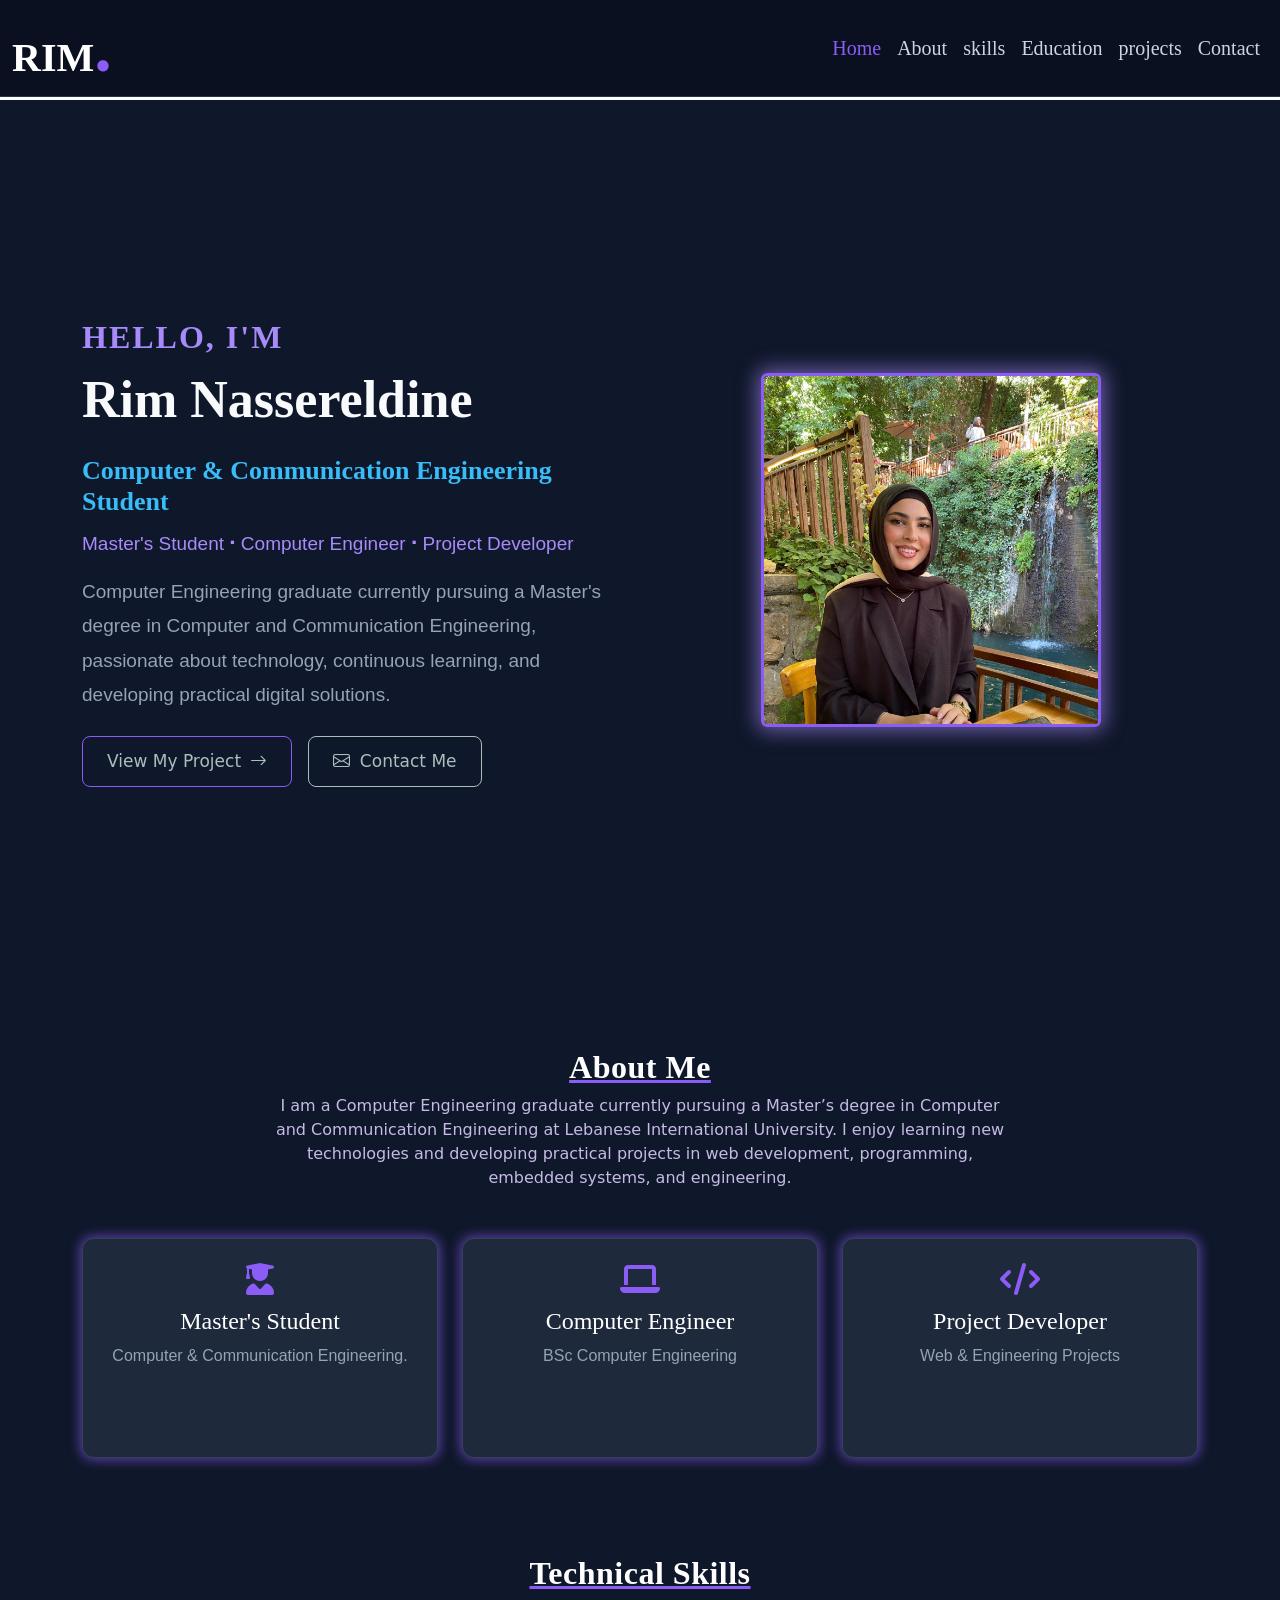
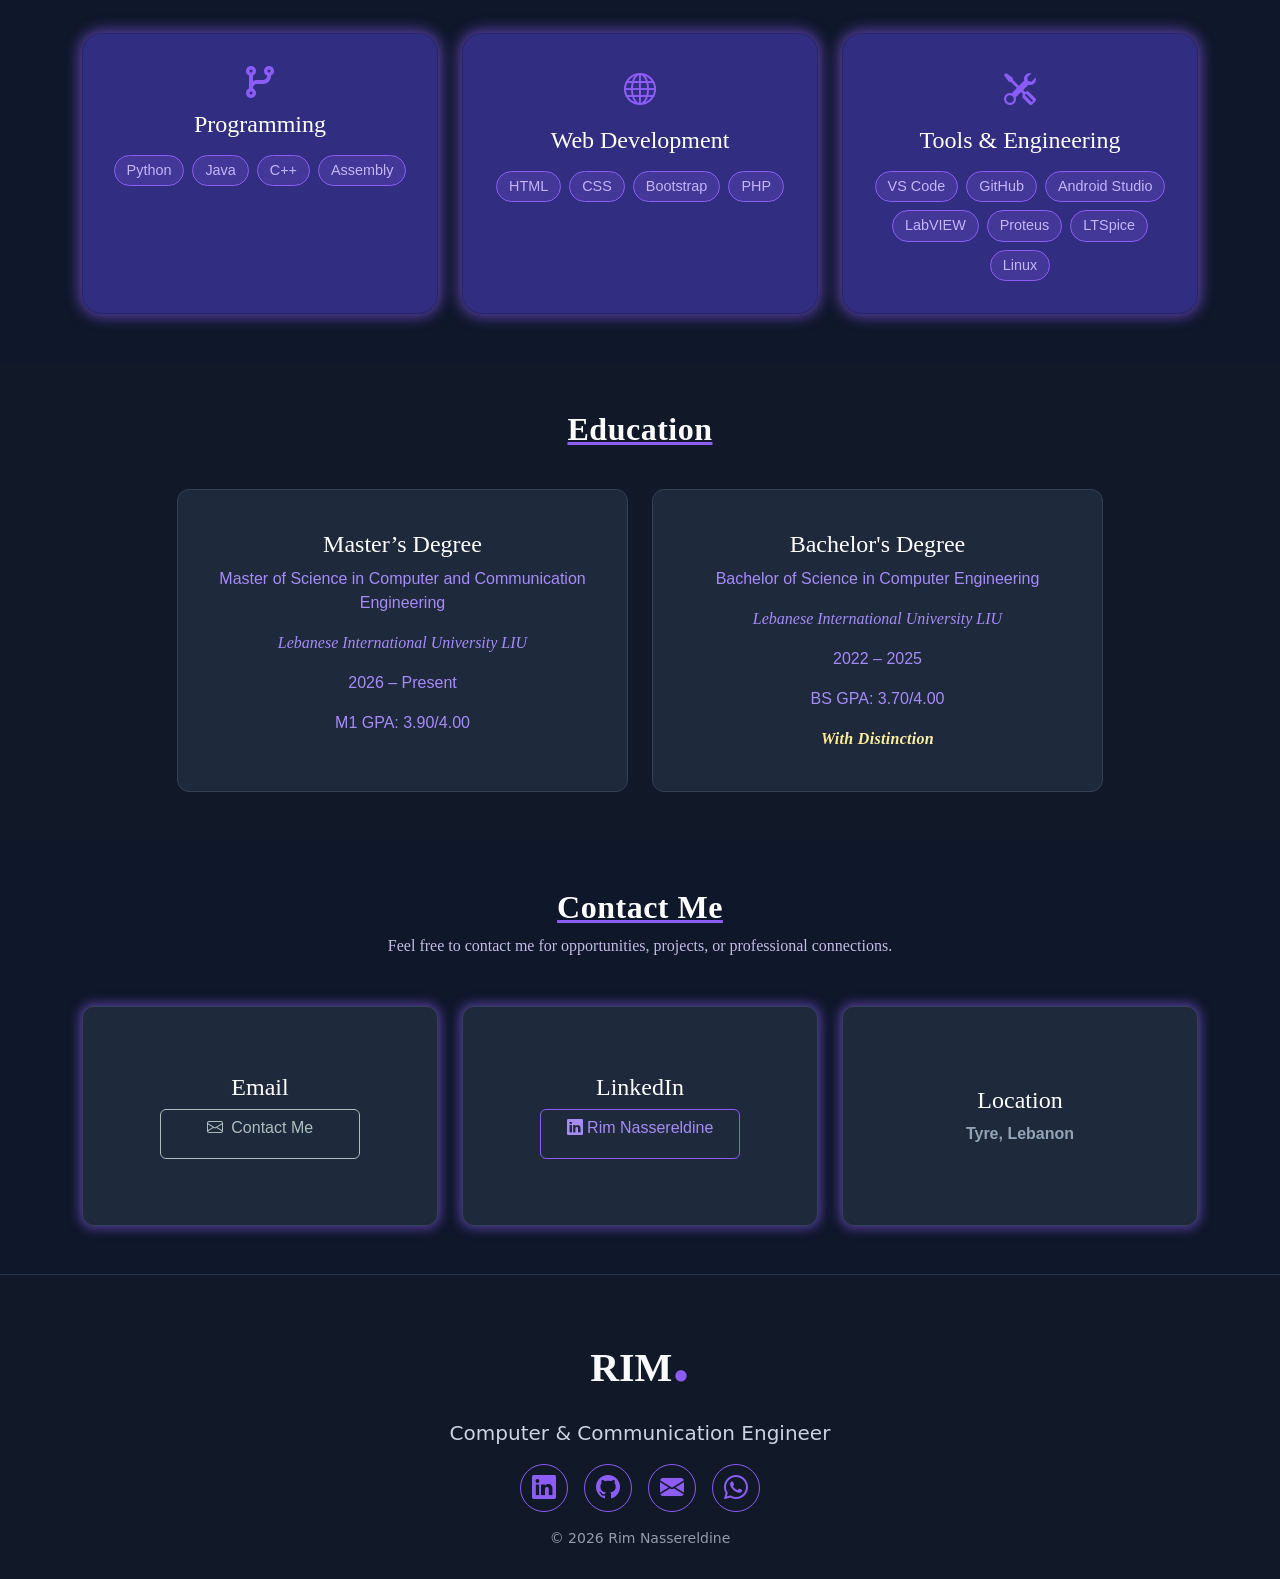
<file: index.html>
<!DOCTYPE html>
<html lang="en">
<head>
    <meta charset="UTF-8">
    <meta name="viewport" content="width=device-width, initial-scale=1.0">
    <title>portfolio home</title>
    <link href="style.css" rel="stylesheet">
    <link href="bootstrap.css" rel="stylesheet">
    <script src="java.js"></script>
    
    <link rel="stylesheet" href="https://cdnjs.cloudflare.com/ajax/libs/font-awesome/6.5.1/css/all.min.css">
    <link rel="stylesheet" href="https://cdn.jsdelivr.net/npm/bootstrap-icons@1.11.3/font/bootstrap-icons.css">
</head>
<body>
    <div id="home">
    <nav class="navbar navbar-expand-sm navbar-dark fixed-top">
  <div class="container-fluid">
    <a class="navbar-brand" href="index.html" style="font-size: 40px;">RIM<span id="dot">.</span></a>
    <button class="navbar-toggler" type="button" data-bs-toggle="collapse" data-bs-target="#collapsibleNavbar">
      <span class="navbar-toggler-icon"></span>
    </button>
    <div class="collapse navbar-collapse" id="collapsibleNavbar">
      <ul class="navbar-nav ms-auto">
        <li class="nav-item">
          <a class="nav-link active" href="#home">Home</a>
        </li>
        <li class="nav-item">
          <a class="nav-link" href="#about">About</a>
        </li>
        <li class="nav-item">
          <a class="nav-link" href="#skills">skills</a>
        </li>
         <li class="nav-item">
          <a class="nav-link" href="#edu">Education</a>
        </li>
         <li class="nav-item">
          <a class="nav-link" href="projects.html">projects</a>
        </li>
        
         <li class="nav-item">
          <a class="nav-link" href="#con">Contact</a>
        </li>
      </ul>
    </div>
  </div>
</nav>
    </div>


<section class="hero py-5">
  <div class="container">
    <div class="row align-items-center g-5">

  
      <div class="col-12 col-lg-6 left order-2 order-lg-1 text-center text-lg-start">

        <div class="hero-heading">
          <p id="heroleft">HELLO, I'M </p>
          <p id="name">Rim Nassereldine</p>
        </div>

        <div class="title">
          <h2 class="hero-subtitle">Computer & Communication Engineering Student</h2>

          <p class="hero-roles">
            Master's Student <span class="dot">·</span>
            Computer Engineer <span class="dot">·</span>
            Project Developer
          </p>

          <p class="hero-text">
            Computer Engineering graduate currently pursuing a Master's degree in
            Computer and Communication Engineering, passionate about technology,
            continuous learning, and developing practical digital solutions.
          </p>
        </div>

        <div class="d-flex flex-wrap gap-3 justify-content-center justify-content-lg-start mt-4">
          <a id="project" href="projects.html" class="btn btn-outline-warning">
            View My Project <i class="bi bi-arrow-right ms-1"></i>
          </a>
          <a id="contact" href="#contact" class="btn btn-outline-secondary">
            <i class="bi bi-envelope me-1"></i> Contact Me
          </a>
        </div>
      </div>

     
      <div class="col-12 col-lg-6 right order-1 order-lg-2 text-center text-lg-end">
        <img src="images/rim'sphoto.jpeg" class="rounded img-fluid" alt="rim's photo">
      </div>

    </div>
  </div>
</section>



<section id="about" class="about-section py-5" style="background-color: #0f172a;">
  <div class="container">

  
    <div class="row justify-content-center text-center">
      <div class="col-12 col-lg-8">
        <h1 id="aboutti">About Me</h1>
        <p class="about-text" style="color: #c5bbe4;">
          I am a Computer Engineering graduate currently pursuing a Master’s degree in
          Computer and Communication Engineering at Lebanese International University.
          I enjoy learning new technologies and developing practical projects in web
          development, programming, embedded systems, and engineering.
        </p>
      </div>
    </div>

  
    <div class="row g-4 mt-2 justify-content-center">
      <div class="col-12 col-md-6 col-lg-4">
        <div class="card h-100 text-center">
          <div class="card-body">
            <i class="fas fa-user-graduate card-icon"></i>
            <h4 class="card-title">Master's Student</h4>
            <p class="card-text">Computer & Communication Engineering.</p>
          </div>
        </div>
      </div>

      <div class="col-12 col-md-6 col-lg-4">
        <div class="card h-100 text-center">
          <div class="card-body">
            <i class="fas fa-laptop card-icon"></i>
            <h4 class="card-title">Computer Engineer</h4>
            <p class="card-text">BSc Computer Engineering</p>
          </div>
        </div>
      </div>

      <div class="col-12 col-md-6 col-lg-4">
        <div class="card h-100 text-center">
          <div class="card-body">
            <i class="fas fa-code card-icon"></i>
            <h4 class="card-title">Project Developer</h4>
            <p class="card-text">Web & Engineering Projects</p>
          </div>
        </div>
      </div>
    </div>

  </div>
</section>

<section id="skills" class="skills-section py-5">
  <div class="container">

    <div class="row justify-content-center text-center">
      <div class="col-12 col-lg-8">
        <h1 class="section-title" style="color: white;">Technical Skills</h1>
      </div>
    </div>

    <div class="row g-4 mt-2 justify-content-center">

      <div class="col-12 col-md-6 col-lg-4">
        <div class="card h-100 text-center">
          <div class="card-body">
            <i class="fas fa-code-branch card-icon"></i>
            <h4 class="card-title">Programming</h4>
            <div class="d-flex flex-wrap gap-2 justify-content-center">
              <span class="tech-badge">Python</span>
              <span class="tech-badge">Java</span>
              <span class="tech-badge">C++</span>
              <span class="tech-badge">Assembly</span>
            </div>
          </div>
        </div>
      </div>

      <div class="col-12 col-md-6 col-lg-4">
        <div class="card h-100 text-center">
          <div class="card-body">
            <i class="bi bi-globe card-icon"></i>
            <h4 class="card-title">Web Development</h4>
            <div class="d-flex flex-wrap gap-2 justify-content-center">
              <span class="tech-badge">HTML</span>
              <span class="tech-badge">CSS</span>
              <span class="tech-badge">Bootstrap</span>
              <span class="tech-badge">PHP</span>
            </div>
          </div>
        </div>
      </div>

      <div class="col-12 col-md-6 col-lg-4">
        <div class="card h-100 text-center">
          <div class="card-body">
            <i class="bi bi-tools card-icon"></i>
            <h4 class="card-title">Tools & Engineering</h4>
            <div class="d-flex flex-wrap gap-2 justify-content-center">
              <span class="tech-badge">VS Code</span>
              <span class="tech-badge">GitHub</span>
              <span class="tech-badge">Android Studio</span>
              <span class="tech-badge">LabVIEW</span>
              <span class="tech-badge">Proteus</span>
              <span class="tech-badge">LTSpice</span>
              <span class="tech-badge">Linux</span>
            </div>
          </div>
        </div>
      </div>

    </div>
  </div>
</section>
<section id="edu" class="edu-section py-5">
  <div class="container">

    <div class="row justify-content-center text-center">
      <div class="col-12 col-lg-8 reveal">
        <h1 class="section-title">Education</h1>
      </div>
    </div>

    <div class="row g-4 mt-2 justify-content-center">

      <div class="col-12 col-md-6 col-lg-5 reveal reveal-left">
        <div class="card h-100 text-center">
          <div class="card-body">
            <h4 class="card-title">Master’s Degree</h4>
            <p>Master of Science in Computer and Communication Engineering</p>
            <p class="school">Lebanese International University LIU</p>
            <p>2026 – Present</p>
            <p>M1 GPA: 3.90/4.00</p>
          </div>
        </div>
      </div>

      <div class="col-12 col-md-6 col-lg-5 reveal reveal-right">
        <div class="card h-100 text-center">
          <div class="card-body">
            <h4 class="card-title">Bachelor's Degree</h4>
            <p>Bachelor of Science in Computer Engineering</p>
            <p class="school">Lebanese International University LIU</p>
            <p>2022 – 2025</p>
            <p>BS GPA: 3.70/4.00</p>
            <p id="dis">With Distinction</p>
          </div>
        </div>
      </div>

    </div>
  </div>
</section>


<section id="con" class="about-section contact-section py-5">
  <div class="container">

    <div class="row justify-content-center text-center">
      <div class="col-12 col-lg-8">
        <h1 class="section-title">Contact Me</h1>
        <p class="about-text" style="color: #c5bbe4; font-family: 'Poppins';">
          Feel free to contact me for opportunities, projects, or professional connections.
        </p>
      </div>
    </div>

    <div class="row g-4 mt-2 justify-content-center">

      <div class="col-12 col-md-6 col-lg-4">
        <div class="card h-100 text-center">
          <div class="card-body">
            <h4 class="card-title">Email</h4>
            <a class="btn btn-outline-secondary contact-btn"
               href="https://mail.google.com/mail/?view=cm&fs=1&to=rimnasseraldine5@gmail.com&su=Let's%20Connect&body=Hi%20Rim%2C%20I%20saw%20your%20portfolio%20and%20wanted%20to%20reach%20out."
               target="_blank" rel="noopener noreferrer">
              <i class="bi bi-envelope me-1"></i> Contact Me
            </a>
          </div>
        </div>
      </div>

      <div class="col-12 col-md-6 col-lg-4">
        <div class="card h-100 text-center">
          <div class="card-body">
            
            <h4 class="card-title">LinkedIn</h4>
            <a id="linkedin" class="btn contact-btn"
               href="https://www.linkedin.com/in/rim-nassereldine-6150bb34a"
               target="_blank" rel="noopener noreferrer">
              <i class="bi bi-linkedin"></i>

              Rim Nassereldine
            </a>
          </div>
        </div>
      </div>

      <div class="col-12 col-md-6 col-lg-4">
        <div class="card h-100 text-center">
          <div class="card-body">
            <h4 class="card-title">Location</h4>
            <p class="card-text fw-bold mb-0">Tyre, Lebanon</p>
          </div>
        </div>
      </div>

    </div>
  </div>
</section>


<footer class="footer" style="background-color:#111827;">
  <div class="container-fluid">
    <div class="row justify-content-center align-items-center text-center">
      <div class="col-12">

        <a class="footer-brand" href="index.html" style="font-size: 40px; text-decoration: none;">
          RIM<span id="dot">.</span>
        </a>

        <p class="mt-2 mb-3">Computer & Communication Engineer</p>

        <div class="social-icons d-flex justify-content-center gap-3 mb-3">

          <a href="https://www.linkedin.com/in/rim-nassereldine-6150bb34a" target="_blank" rel="noopener noreferrer" class="social-icon">
            <i class="bi bi-linkedin"></i>
          </a>

          <a href="https://github.com/Rimnassereldine" target="_blank" rel="noopener noreferrer" class="social-icon">
            <i class="bi bi-github"></i>
          </a>

          <a href="https://mail.google.com/mail/?view=cm&fs=1&to=rimnasseraldine5@gmail.com&su=Let's%20Connect" target="_blank" rel="noopener noreferrer" class="social-icon">
            <i class="bi bi-envelope-fill"></i>
          </a>

          <a href="https://wa.me/96181924161" target="_blank" rel="noopener noreferrer" class="social-icon">
            <i class="bi bi-whatsapp"></i>
          </a>

        </div>

        <p class="mb-0" style="opacity: 0.7; font-size: 14px;">&copy; 2026 Rim Nassereldine</p>

      </div>
    </div>
  </div>
</footer>


</body>
<script>
  const observer = new IntersectionObserver((entries) => {
    entries.forEach(entry => {
      if (entry.isIntersecting) {
        entry.target.classList.add('show');
        observer.unobserve(entry.target); // animate once only
      }
    });
  }, { threshold: 0.2 }); // triggers when 20% of the element is visible

  document.querySelectorAll('.reveal').forEach(el => observer.observe(el));
</script>
</html>
</file>
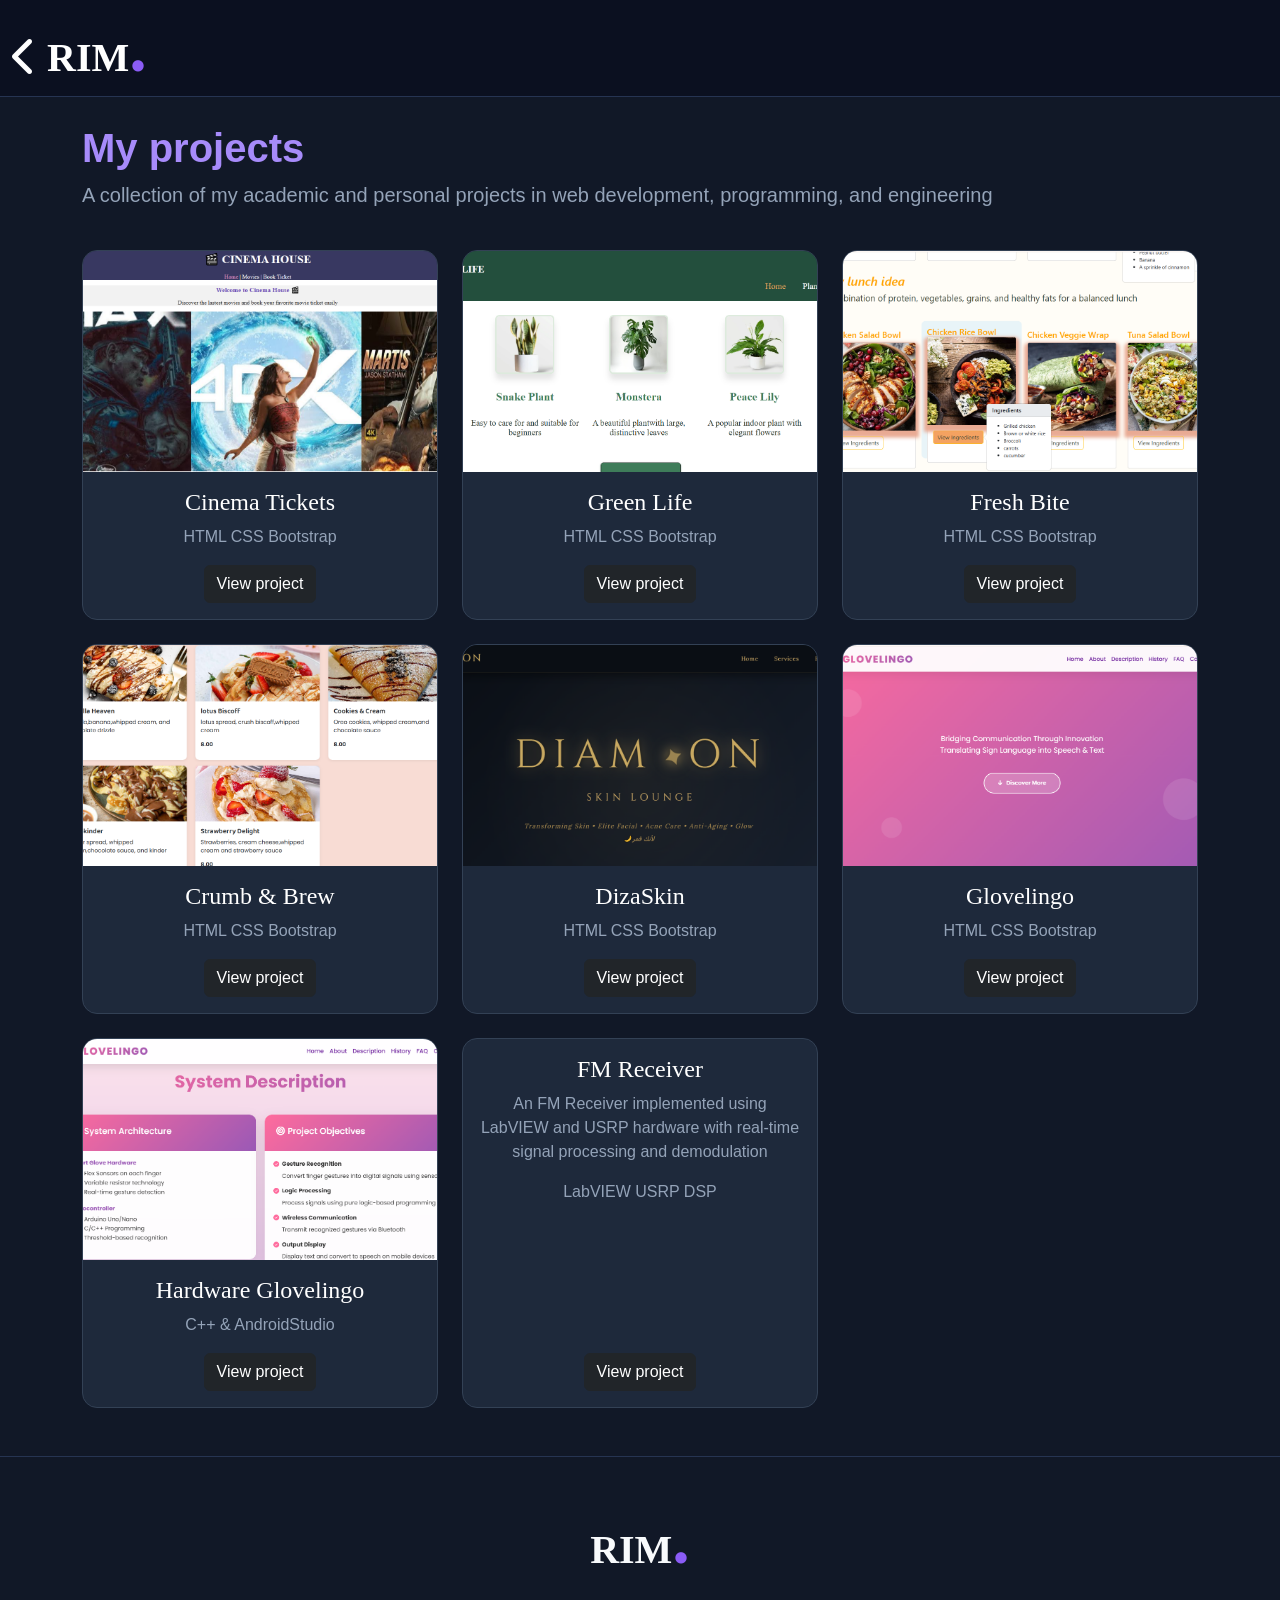
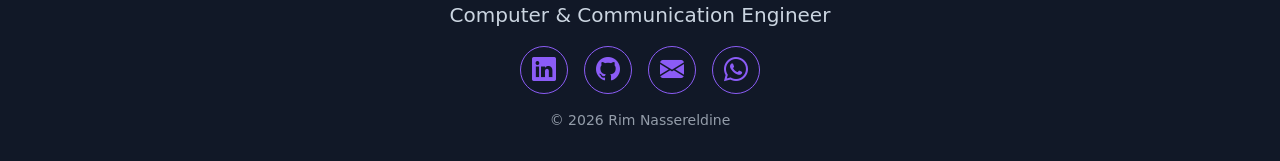
<file: projects.html>
<!DOCTYPE html>
<html lang="en">
<head>
    <meta charset="UTF-8">
    <meta name="viewport" content="width=device-width, initial-scale=1.0">
    <title>projects</title>
     <link href="style.css" rel="stylesheet">
    <link href="bootstrap.css" rel="stylesheet">
    <script src="java.js"></script>
    
    <link rel="stylesheet" href="https://cdnjs.cloudflare.com/ajax/libs/font-awesome/6.5.1/css/all.min.css">
    <link rel="stylesheet" href="https://cdn.jsdelivr.net/npm/bootstrap-icons@1.11.3/font/bootstrap-icons.css">
</head>
<body  style="background-color:#111827;">


   <nav class="navbar navbar-expand-sm navbar-dark fixed-top">
  <div class="container-fluid">
    <a class="navbar-brand" href="index.html" style="font-size: 40px; font-family: 'Poppins';">
      <i class="fas fa-chevron-left"></i>
      RIM<span id="dot">.</span>
    </a>
  </div>
</nav>


<div class="container top py-4">
    <h1>My projects</h1>
    <p>A collection of my academic and personal projects in web development, programming, and engineering</p>
</div>


<div class="container-fluid pro pb-5">
  <div class="container">
    <div class="row row-cols-1 row-cols-sm-2 row-cols-lg-3 g-4">

      <div class="col">
        <div class="card h-100">
          <img class="card-img-top" src="images/cin1.png" alt="Cinema Tickets">
          <div class="card-body">
            <h4 class="card-title">Cinema Tickets</h4>
            <p class="card-text">HTML CSS Bootstrap</p>
            <a href="https://github.com/Rimnassereldine/cinema-tickets" target="_blank" rel="noopener noreferrer" class="btn btn-dark mt-auto">View project</a>
          </div>
        </div>
      </div>

      <div class="col">
        <div class="card h-100">
          <img class="card-img-top" src="images/image.png" alt="Green Life">
          <div class="card-body">
            <h4 class="card-title">Green Life</h4>
            <p class="card-text">HTML CSS Bootstrap</p>
            <a href="https://github.com/Rimnassereldine/Green-Life" target="_blank" rel="noopener noreferrer" class="btn btn-dark mt-auto">View project</a>
          </div>
        </div>
      </div>

      <div class="col">
        <div class="card h-100">
          <img class="card-img-top" src="images/f5.png" alt="Fresh Bite">
          <div class="card-body">
            <h4 class="card-title">Fresh Bite</h4>
            <p class="card-text">HTML CSS Bootstrap</p>
            <a href="https://github.com/Rimnassereldine/Fresh-Bites" target="_blank" rel="noopener noreferrer" class="btn btn-dark mt-auto">View project</a>
          </div>
        </div>
      </div>

      <div class="col">
        <div class="card h-100">
          <img class="card-img-top" src="images/m11.png" alt="Crumb & Brew">
          <div class="card-body">
            <h4 class="card-title">Crumb &amp; Brew</h4>
            <p class="card-text">HTML CSS Bootstrap</p>
            <a href="https://github.com/Rimnassereldine/crumb-and-brew" target="_blank" rel="noopener noreferrer" class="btn btn-dark mt-auto">View project</a>
          </div>
        </div>
      </div>

      <div class="col">
        <div class="card h-100">
          <img class="card-img-top" src="images/d1.png" alt="DizaSkin">
          <div class="card-body">
            <h4 class="card-title">DizaSkin</h4>
            <p class="card-text">HTML CSS Bootstrap</p>
            <a href="https://github.com/Rimnassereldine/diaamoon" target="_blank" rel="noopener noreferrer" class="btn btn-dark mt-auto">View project</a>
          </div>
        </div>
      </div>

      <div class="col">
        <div class="card h-100">
          <img class="card-img-top" src="images/g11.png" alt="Glovelingo">
          <div class="card-body">
            <h4 class="card-title">Glovelingo</h4>
            <p class="card-text">HTML CSS Bootstrap</p>
            <a href="https://github.com/yourusername/yourrepo" target="_blank" rel="noopener noreferrer" class="btn btn-dark mt-auto">View project</a>
          </div>
        </div>
      </div>

      <div class="col">
        <div class="card h-100">
          <img class="card-img-top" src="images/1111.png" alt="Hardware Glovelingo">
          <div class="card-body">
            <h4 class="card-title">Hardware Glovelingo</h4>
            <p class="card-text">C++ &amp; AndroidStudio</p>
            <a href="https://github.com/rimybagh/Glovelingo-Hardware" target="_blank" rel="noopener noreferrer" class="btn btn-dark mt-auto">View project</a>
          </div>
        </div>
      </div>

      <div class="col">
        <div class="card h-100">
          <div class="card-body">
            <h4 class="card-title">FM Receiver</h4>
            <p class="card-text">An FM Receiver implemented using LabVIEW and USRP hardware with real-time signal processing and demodulation</p>
            <p class="card-text">LabVIEW USRP DSP</p>
            <a href="https://github.com/yourusername/yourrepo" target="_blank" rel="noopener noreferrer" class="btn btn-dark mt-auto">View project</a>
          </div>
        </div>
      </div>

    </div>
  </div>
</div>


<footer class="footer" style="background-color:#111827;">
  <div class="container-fluid">
    <div class="row justify-content-center align-items-center text-center">
      <div class="col-12">

        <a class="footer-brand" href="index.html" style="font-size: 40px; text-decoration: none;">
          RIM<span id="dot">.</span>
        </a>

        <p class="mt-2 mb-3">Computer & Communication Engineer</p>

        <div class="social-icons d-flex justify-content-center gap-3 mb-3">

          <a href="https://www.linkedin.com/in/rim-nassereldine-6150bb34a" target="_blank" rel="noopener noreferrer" class="social-icon">
            <i class="bi bi-linkedin"></i>
          </a>

          <a href="https://github.com/Rimnassereldine" target="_blank" rel="noopener noreferrer" class="social-icon">
            <i class="bi bi-github"></i>
          </a>

          <a href="https://mail.google.com/mail/?view=cm&fs=1&to=rimnasseraldine5@gmail.com&su=Let's%20Connect" target="_blank" rel="noopener noreferrer" class="social-icon">
            <i class="bi bi-envelope-fill"></i>
          </a>

          <a href="https://wa.me/96181924161" target="_blank" rel="noopener noreferrer" class="social-icon">
            <i class="bi bi-whatsapp"></i>
          </a>

        </div>

        <p class="mb-0" style="opacity: 0.7; font-size: 14px;">&copy; 2026 Rim Nassereldine</p>

      </div>
    </div>
  </div>
</footer>

</body>
</html>
</file>
<file: style.css>
body{
    margin: 0;
    overflow-x: hidden;
    margin: 0;
     padding-top: 100px
   
   
   
}

.navbar {
    background-color: #0B1020;
    border-bottom: 1px solid #263452;
    min-height: 80px;
    z-index: 1000;
  
}

.navbar-brand {
    font-family: 'Poppins';
    font-weight: bold;
    font-size: clamp(2rem, 8vw, 3.125rem);
    color: #f8fafc;
    line-height: 1;
}

#dot {
    color: #8b5cf6;
    font-size: clamp(2.5rem, 10vw, 4.375rem);
}

.nav-item .nav-link {
    color: #cbd5e1;
    font-size: 1.25rem;
    font-family: 'Poppins';
    text-align: center;
}

.nav-item .nav-link:hover {
    color: #A78BFA;
    transition: 0.3s;
}

.navbar-nav .nav-item .nav-link.active {
    color: #8b5cf6;
}


@media (max-width: 575.98px) {
    .navbar .navbar-collapse {
        background-color: #0B1020;
        padding: 0.5rem 0 1rem;
    }
}


@media (min-width: 576px) {
    .nav-item .nav-link {
        text-align: right;
    }
    .navbar-nav {
        padding-left: 10px;
    }
}
.hero {
    background-color: #0f172a;
    min-height: 100vh;
    display: flex;
    align-items: center;
    padding-top: 120px;
    padding-bottom: 3.5rem;
    overflow-x: clip;
}


.hero > .container {
    width: 100%;
}


@keyframes fadeIn {
    from { opacity: 0; transform: translateY(-10px); }
    to   { opacity: 1; transform: translateY(0); }
}

@keyframes slideUp {
    from { opacity: 0; transform: translateY(30px); }
    to   { opacity: 1; transform: translateY(0); }
}

@keyframes slideFromRight {
    from { opacity: 0; transform: translateX(100px); }
    to   { opacity: 1; transform: translateX(0); }
}


.hero-heading p {
    margin-bottom: 0;
}

#heroleft {
    color: #A78BFA;
    font-family: 'Poppins';
    font-weight: bold;
    font-size: clamp(1.4rem, 5vw, 2rem);
    letter-spacing: 2px;
    animation: fadeIn 1.5s ease-in forwards;
}

#name {
    color: #f8fafc;
    font-family: 'Poppins';
    font-weight: bold;
    font-size: clamp(2rem, 8vw, 3.25rem);
    overflow-wrap: break-word;
    animation: slideUp 1s ease-out forwards;
}


.title h2 {
    color: #38bdf8;
    font-family: 'Poppins';
    font-weight: bold;
    font-size: clamp(1.1rem, 4vw, 1.625rem);
    margin-top: 1rem;
    animation: fadeIn 1s ease-in forwards;
}

.title p {
    font-size: clamp(1rem, 2.5vw, 1.1875rem);
    font-family: Arial, Helvetica, sans-serif;
    overflow-wrap: break-word;
    animation: fadeIn 1s ease-in forwards;
}

.hero-roles {
    color: #a78bfa;
}

.hero-roles .dot {
    font-weight: bolder;
    font-size: larger;
}

.hero-text {
    color: #94a3b8;
    line-height: 1.8;
    max-width: 600px;
    margin-inline: auto;    
}

@media (min-width: 992px) {
    .hero-text {
        margin-inline: 0;    
    }
}


#project {
    background-color: transparent;
    min-height: 50px;
    padding: 12px 24px;
    border-radius: 8px;
    transition: translate 0.3s, background-color 0.3s;
    font-size: 17px;
    --bs-btn-focus-shadow-rgb: 139, 92, 246;
    color: #acbebc;
    animation: fadeIn 1.5s ease-in forwards;
}

#project:hover {
    background-color: #8b5cf6;
    color: #fff;
    translate: 0 -2px;
}

#contact {
    border: 1px solid;
    min-height: 50px;
    padding: 12px 24px;
    border-radius: 8px;
    transition: translate 0.3s;
    font-size: 17px;
    animation: fadeIn 1.5s ease-in forwards;
}

#contact:hover {
    translate: 0 -2px;
}


.hero .right {
    display: flex;
    justify-content: center;
    align-items: center;
}

.hero .right img {
    width: 340px;
    max-width: 100%;
    height: auto;
    border: 3px solid #8b5cf6;
    border-radius: 24px;
    box-shadow: 0 0 20px 4px rgba(167, 139, 250, 0.6);
    animation: slideFromRight 0.7s ease-out forwards;
}


#aboutti,
.section-title {
    color: white;
    font-size: clamp(1.6rem, 5vw, 2rem);
    font-family: 'Poppins';
    font-weight: bold;
    text-decoration-line: underline;
    text-decoration-color: #8b5cf6;
    letter-spacing: 0.5px;
}

.about-section .card {
    background-color: #1e293b;
    border: 1px solid #334155;
    border-radius: 12px;
    box-shadow: 0 0 12px 2px rgba(139, 92, 246, 0.6);
    font-family: Arial, Helvetica, sans-serif;
    min-height: 220px;

    display: flex;
    flex-direction: column;
    justify-content: center;

    transition: transform 0.3s;
}

.about-section .card:hover {
    transform: translateY(-5px);
}

.about-section .card-body {
    color: #94a3b8;
    padding: 1.5rem;
    overflow-wrap: break-word;
}

.about-section .card-title {
    color: white;
    font-family: 'Poppins';
}

.about-section .card-icon {
    color: #8b5cf6;
    font-size: 2rem;
    margin-bottom: 0.75rem;
}
.skills-section {
    background-color: #0f172a;
    scroll-margin-top: 100px; }

.skills-section .card {
    background-color: #312e81;
    color: #C4B5FD;
    border-radius: 20px;
    box-shadow: 0 0 14px 3px rgba(139, 92, 246, 0.6);
    min-height: 220px;

    display: flex;
    flex-direction: column;
    justify-content: center;

    transition: transform 0.3s;
}

.skills-section .card:hover {
    transform: translateY(-5px);
}

.skills-section .card-body {
    padding: 2rem 1rem;
}

.skills-section .card-title {
    color: white;
    font-family: 'Poppins';
    margin-bottom: 1rem;
}

.skills-section .card-icon {
    color: #8b5cf6;
    font-size: 2rem;
    margin-bottom: 0.75rem;
    display: inline-block;
}

.tech-badge {
    background-color: rgba(139, 92, 246, 0.2);
    border: 1px solid #8b5cf6;
    color: #C4B5FD;
    padding: 4px 12px;
    border-radius: 999px;
    font-size: 0.9rem;
    font-family: Arial, Helvetica, sans-serif;
}

.edu-section {
    background-color: #111827;
    scroll-margin-top: 100px;
}
.edu-section .card {
    background-color: #1e293b;
    border: 1px solid #334155;
    border-radius: 12px;
    color: #a78bfa;
    font-family: 'Trebuchet MS', Verdana, sans-serif;
}

.edu-section .card-body {
    padding: 2.5rem 1rem;
    overflow-wrap: break-word;
}

.edu-section .card-title {
    color: white;
    font-family: 'Poppins';
}

.edu-section .school {
    font-style: italic;
    font-family: 'Poppins';
}
.edu-section .reveal {
    opacity: 0;
    transform: translateY(30px);
    transition: opacity 0.8s ease-out, transform 0.8s ease-out;
}
@media (min-width: 992px) {
    .edu-section .reveal-left  { transform: translateX(-60px); }
    .edu-section .reveal-right { transform: translateX(60px); }
}
.edu-section .reveal.show {
    opacity: 1;
    transform: translate(0, 0);
}.edu-section .reveal-right {
    transition-delay: 0.2s;
}
.edu-section {
    overflow-x: clip;
}
#dis {
    background: linear-gradient(90deg, #ffe371 0%, #fff8c9 50%, #ffe371 100%);
    background-size: 200% auto;
    -webkit-background-clip: text;
    background-clip: text;
    -webkit-text-fill-color: transparent;
    animation: shimmer 3s linear infinite;
}

@keyframes shimmer {
    to { background-position: 200% center; }
}


@media (prefers-reduced-motion: reduce) {
    .edu-section .reveal {
        opacity: 1;
        transform: none;
        transition: none;
    }
    #dis { animation: none; }
}

#dis {
    font-family: Georgia, 'Times New Roman', serif;
    font-style: italic;
    font-weight: 600;
    color: #ffe371;
    letter-spacing: 0.3px;
    margin-bottom: 0;
}
.contact-section {
    background-color: #0f172a; 
    scroll-margin-top: 100px;
}

#con .card-body {
    display: flex;
    flex-direction: column;
    align-items: center;
    justify-content: center;
    min-height: 140px;
}

.contact-btn {
    width: 200px;
    max-width: 100%;
    min-height: 50px;
    padding: 12px 24px;
    border-radius: 8px;
    font-size: 17px;
    text-align: center;
    white-space: nowrap;
    overflow: hidden;
    text-overflow: ellipsis;
    transition: translate 0.3s, background-color 0.3s;
}

.contact-btn:hover {
    translate: 0 -2px;
}


#linkedin {
    border: 1px solid #8b5cf6;
    color: #a78bfa;
    background-color: transparent;
    --bs-btn-focus-shadow-rgb: 139, 92, 246;
}

#linkedin:hover {
    background-color: #8b5cf6;
    color: #fff;
}
.footer {
    background-color: #0B1020;
    border-top: 1px solid #263452;
    padding: 30px 0 30px;
    height: auto;
}

.footer-brand {
    font-family: 'Poppins';
    font-weight: bold;
    font-size: 50px;
    color: #f8fafc;
    text-decoration: none;
}


.footer-content {
    display: flex;
    justify-content: center;
    align-items: center;
    flex-wrap: wrap;
    gap: 24px;
    width: 100%;
    text-align: center;
}

#dot {
    color: #8b5cf6;
    font-size: 70px;
}

.footer-item .footer-link {
    color: #cbd5e1;
    font-size: 22px;
    font-family: 'Poppins';
}

.footer-item .footer-link:hover {
    color: #A78BFA;
    transition: 0.3s;
}

.footer-item .footer-link.active {
    color: #8b5cf6;
}

.footer p {
    font-size: 20px;
    color: #cbd5e1;
    margin-top: 12px;
    margin-bottom: 20px;
}

.footer p:last-child {
    font-size: 15px;
    opacity: 0.7;
    margin-top: 10px;
    margin-bottom: 0;
}

.social-icon {
    color: #8b5cf6;
    font-size: 26px;
    width: 56px;
    height: 56px;
    display: flex;
    align-items: center;
    justify-content: center;
    border: 1px solid #8b5cf6;
    border-radius: 50%;
    text-decoration: none;
    transition: all 0.3s ease;
}

.social-icon:hover {
    background-color: #8b5cf6;
    color: #fff;
    translate: 0 -3px;
}
.social-icon {
    color: #8b5cf6;
    font-size: 24px;
    width: 48px;
    height: 48px;
    display: flex;
    align-items: center;
    justify-content: center;
    border: 1px solid #8b5cf6;
    border-radius: 50%;
    text-decoration: none;
    transition: all 0.3s ease;
}

.social-icon:hover {
    background-color: #8b5cf6;
    color: #fff;
    translate: 0 -3px;
}
.top h1 {
    color: #A78BFA;
    font-family: 'Poppins', sans-serif;
    font-weight: bolder;
    font-size: clamp(1.6rem, 5vw + 0.5rem, 2.5rem);
    overflow-wrap: break-word;
}

.top p {
    color: #94a3b8;
    font-family: Arial, Helvetica, sans-serif;
    font-size: clamp(1rem, 2.5vw, 1.25rem);
    overflow-wrap: break-word;
}


.pro .card {
    background-color: #1e293b;
    border: 1px solid #334155;
    border-radius: 15px;
    overflow: hidden;
    transition: transform 0.3s ease;
}

.pro .card:hover {
    transform: translateY(-8px);
}

.pro .card-img-top {
    width: 100%;
    aspect-ratio: 16 / 10;
    object-fit: cover;
}

.pro .card-body {
    display: flex;
    flex-direction: column;
    align-items: center;
    text-align: center;
    font-family: Arial, Helvetica, sans-serif;
}

.pro .card-title {
    color: white;
    font-family: 'Poppins';
}

.pro .card-text {
    color: #94a3b8;
    font-size: 1rem;
    overflow-wrap: break-word;
}
</file>
